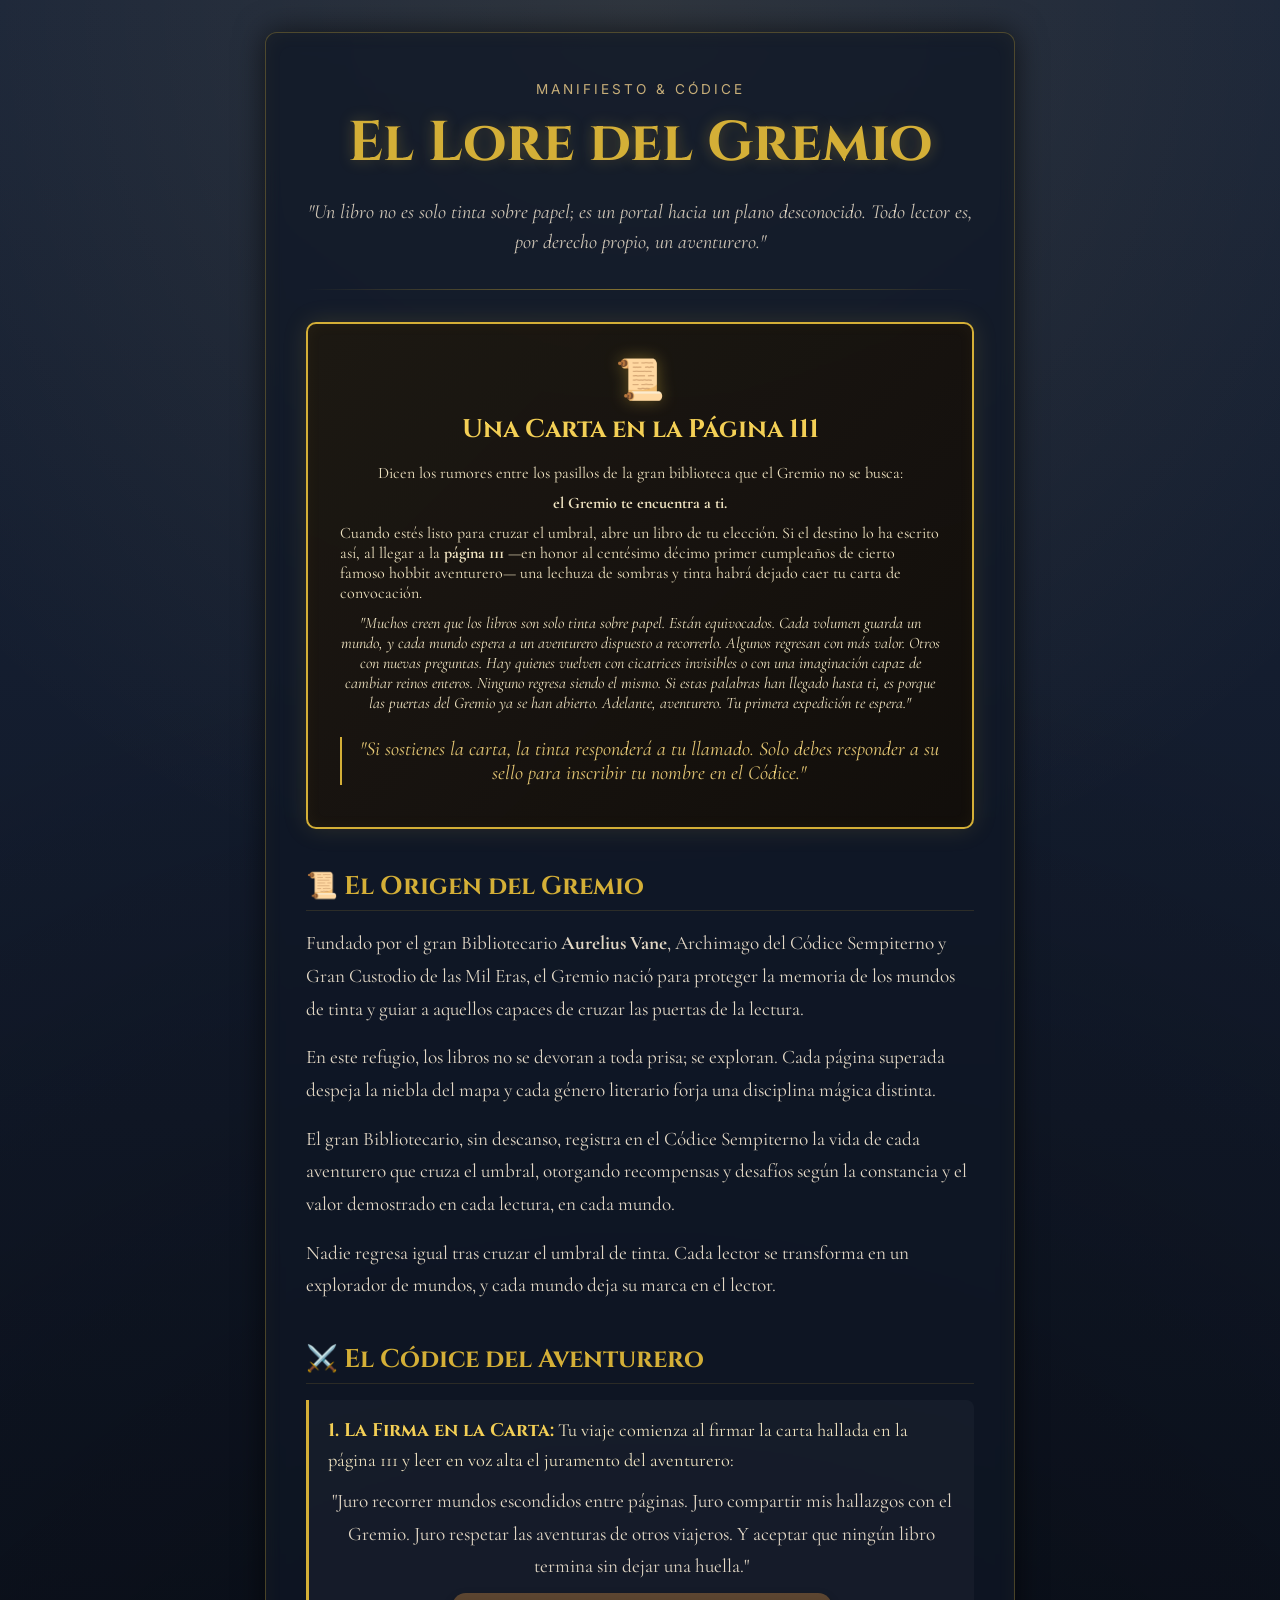
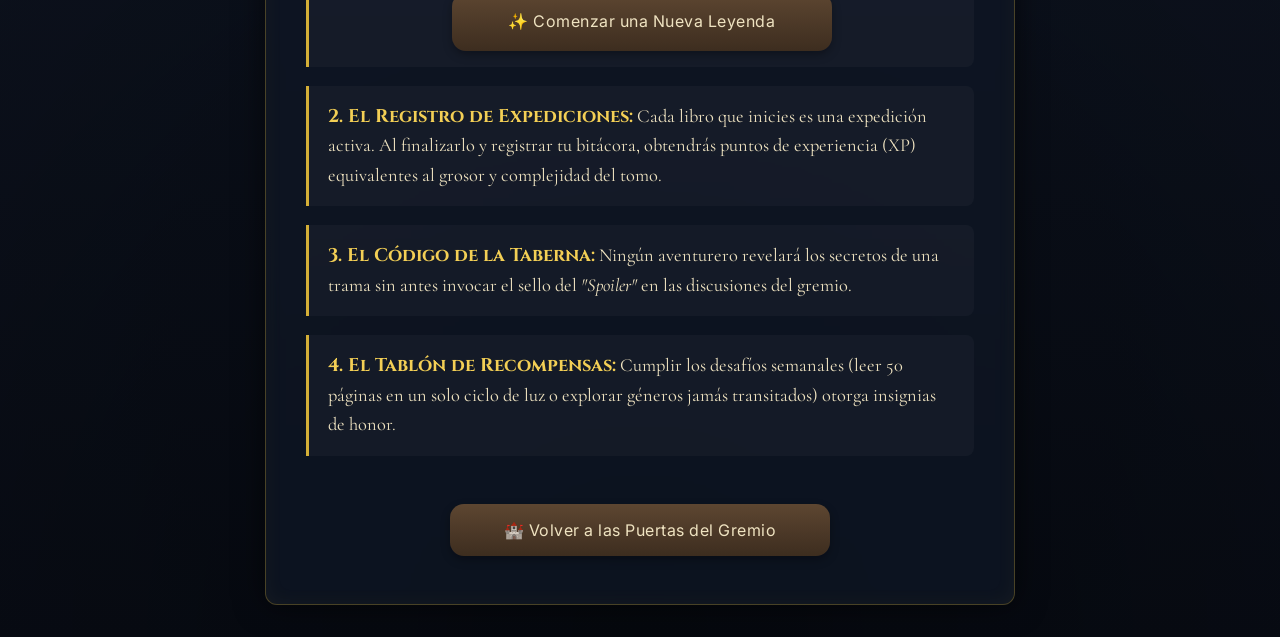
<file: lore.html>
<!DOCTYPE html>
<html lang="es">

<head>
    <meta charset="UTF-8">
    <meta name="viewport" content="width=device-width, initial-scale=1.0">
    <title>Lore y Reglas - Gremio de los Exploradores</title>

    <!-- Google Fonts -->
    <link rel="preconnect" href="https://fonts.googleapis.com">
    <link rel="preconnect" href="https://fonts.gstatic.com" crossorigin>
    <link href="https://fonts.googleapis.com/css2?family=Cinzel:wght@400;600;700&family=Cormorant+Garamond:wght@400;500;600;700&family=Inter:wght@400;500;600&display=swap" rel="stylesheet">

    <!-- CSS -->
    <link rel="stylesheet" href="css/reset.css">
    <link rel="stylesheet" href="css/variables.css">
    <link rel="stylesheet" href="css/lore.css">
</head>

<body>

<main class="lore-container">

    <header class="lore-header">
        <p class="subtitle">Manifiesto & Códice</p>
        <h1>El Lore del Gremio</h1>
        <p class="intro-quote">"Un libro no es solo tinta sobre papel; es un portal hacia un plano desconocido. Todo lector es, por derecho propio, un aventurero."</p>
    </header>

    <hr class="separator">

    <!-- Sección de la Carta Oculta -->
    <section class="letter-lore-box">
        <div class="wax-seal">📜</div>
        <h2>Una Carta en la Página 111</h2>
        <p><span style="display: block; text-align: center; margin: 10px 0;">
            Dicen los rumores entre los pasillos de la gran biblioteca que el Gremio no se busca: </span>
        <span style="display: block; text-align: center; margin: 10px 0;">
            <strong>el Gremio te encuentra a ti.</strong>
        </span>
        </p>
        <p>
            Cuando estés listo para cruzar el umbral, abre un libro de tu elección. Si el destino lo ha escrito así, al llegar a la <strong>página 111</strong> —en honor al centésimo décimo primer cumpleaños de cierto famoso hobbit aventurero— una lechuza de sombras y tinta habrá dejado caer tu carta de convocación. 
            <p><span style="display: block; text-align: center; font-style: italic; margin: 10px 0;">"Muchos creen que los libros son solo tinta sobre papel. Están equivocados.
Cada volumen guarda un mundo, y cada mundo espera a un aventurero dispuesto a recorrerlo.
Algunos regresan con más valor. Otros con nuevas preguntas. Hay quienes vuelven con cicatrices invisibles o con una imaginación capaz de cambiar reinos enteros.
Ninguno regresa siendo el mismo.
Si estas palabras han llegado hasta ti, es porque las puertas del Gremio ya se han abierto.
Adelante, aventurero.
Tu primera expedición te espera."</p></span>

        </p><span style="display: block; text-align: center; margin: 10px 0;">
        <blockquote class="letter-quote">
            "Si sostienes la carta, la tinta responderá a tu llamado. Solo debes responder a su sello para inscribir tu nombre en el Códice."
        </blockquote></span>
    </section>

    <!-- Historia del Gremio -->
    <section class="lore-section">
        <h2>📜 El Origen del Gremio</h2>
        <p>
            Fundado por el gran Bibliotecario <strong>Aurelius Vane</strong>, Archimago del Códice Sempiterno y Gran Custodio de las Mil Eras, el Gremio nació para proteger la memoria de los mundos de tinta y guiar a aquellos capaces de cruzar las puertas de la lectura.
        </p>
        <p>
            En este refugio, los libros no se devoran a toda prisa; se exploran. Cada página superada despeja la niebla del mapa y cada género literario forja una disciplina mágica distinta.
        </p>
        <p>
           El gran Bibliotecario, sin descanso, registra en el Códice Sempiterno la vida de cada aventurero que cruza el umbral, otorgando recompensas y desafíos según la constancia y el valor demostrado en cada lectura, en cada mundo. 
        </p>
          <p>
          Nadie regresa igual tras cruzar el umbral de tinta. Cada lector se transforma en un explorador de mundos, y cada mundo deja su marca en el lector.
        </p>
    </section>

    <!-- Leyes y Reglas de Juego -->
    <section class="lore-section">
        <h2>⚔️ El Códice del Aventurero</h2>
        <ul class="rules-list">
            <li>
                <strong>1. La Firma en la Carta:</strong> Tu viaje comienza al firmar la carta hallada en la página 111 y leer en voz alta el juramento del aventurero:
<p style="display: block; text-align: center; margin: 10px 0;">
                "Juro recorrer mundos escondidos entre páginas.
Juro compartir mis hallazgos con el Gremio.
Juro respetar las aventuras de otros viajeros.
Y aceptar que ningún libro termina sin dejar una huella."</p>

                   <!-- Botón para ir al Registro -->
            <button class="guild-button inline-btn" type="button" onclick="window.location.href='registro.html';">
                ✨ Comenzar una Nueva Leyenda
            </button>
            </li>
            <li>
                <strong>2. El Registro de Expediciones:</strong> Cada libro que inicies es una expedición activa. Al finalizarlo y registrar tu bitácora, obtendrás puntos de experiencia (XP) equivalentes al grosor y complejidad del tomo.
            </li>
            <li>
                <strong>3. El Código de la Taberna:</strong> Ningún aventurero revelará los secretos de una trama sin antes invocar el sello del <em>"Spoiler"</em> en las discusiones del gremio.
            </li>
            <li>
                <strong>4. El Tablón de Recompensas:</strong> Cumplir los desafíos semanales (leer 50 páginas en un solo ciclo de luz o explorar géneros jamás transitados) otorga insignias de honor.
            </li>
        </ul>
    </section>

    <!-- Botón de retorno -->
    <footer class="lore-footer">
        <button class="guild-button" type="button" onclick="window.location.href='index.html';">
            🏰 Volver a las Puertas del Gremio
        </button>
    </footer>

</main>

</body>
</html>
</file>
<file: css/variables.css>
:root{

    /* ===== COLORES ===== */

    --night:#0d1321;
    --night-light:#18233b;

    --wood:#3d2d1f;
    --wood-light:#5d4631;

    --gold:#d4af37;
    --gold-soft:#f3d57c;

    --parchment:#efe3c1;

    --text:#f6edd5;

    --magic:#89d7ff;

    /* ===== SOMBRAS ===== */

    --shadow-book:
        0 25px 60px rgba(0,0,0,.55);

    --shadow-soft:
        0 10px 30px rgba(0,0,0,.25);

    /* ===== BORDES ===== */

    --radius:18px;

    /* ===== ESPACIADO ===== */

    --space-xs:.5rem;
    --space-s:1rem;
    --space-m:2rem;
    --space-l:3rem;
    --space-xl:5rem;

    /* ===== TRANSICIONES ===== */

    --transition:.35s ease;

}
</file>
<file: css/lore.css>
/* ===========================
   ESTILOS DE LORE / CÓDICE
=========================== */

body {
    min-height: 100vh;
    background: 
        radial-gradient(circle at top, rgba(255, 220, 120, 0.1), transparent 40%),
        radial-gradient(circle at bottom, rgba(0, 0, 0, 0.5), transparent 70%),
        linear-gradient(180deg, #182338, #0a0f1a);
    color: var(--parchment, #f4e8c1);
    font-family: "Cormorant Garamond", serif;
    padding: 2rem 1rem;
}

.lore-container {
    width: min(90%, 750px);
    margin: 0 auto;
    background: rgba(15, 23, 38, 0.75);
    border: 1px solid rgba(212, 175, 55, 0.3);
    border-radius: 12px;
    padding: 3rem 2.5rem;
    box-shadow: 0 0 30px rgba(0, 0, 0, 0.6), inset 0 0 20px rgba(212, 175, 55, 0.05);
    backdrop-filter: blur(8px);
}

/* Header */
.lore-header {
    text-align: center;
    margin-bottom: 2rem;
}

.lore-header .subtitle {
    font-family: "Inter", sans-serif;
    text-transform: uppercase;
    letter-spacing: 3px;
    font-size: 0.85rem;
    color: #c7ae79;
    margin-bottom: 0.5rem;
}

.lore-header h1 {
    font-family: "Cinzel", serif;
    font-size: clamp(2.2rem, 5vw, 3.5rem);
    color: var(--gold, #d4af37);
    text-shadow: 0 0 15px rgba(212, 175, 55, 0.3);
}

.intro-quote {
    font-style: italic;
    font-size: 1.25rem;
    color: #d1c7b7;
    margin-top: 1rem;
    line-height: 1.5;
}

/* Separador místico */
.separator {
    border: 0;
    height: 1px;
    background: linear-gradient(90deg, transparent, rgba(212, 175, 55, 0.6), transparent);
    margin: 2rem 0;
}

/* Secciones */
.lore-section {
    margin-bottom: 2.5rem;
}

.lore-section h2 {
    font-family: "Cinzel", serif;
    font-size: 1.6rem;
    color: var(--gold, #d4af37);
    margin-bottom: 1rem;
    border-bottom: 1px solid rgba(212, 175, 55, 0.15);
    padding-bottom: 0.4rem;
}

.lore-section p {
    font-size: 1.2rem;
    line-height: 1.7;
    margin-bottom: 1rem;
    color: #e2d7c5;
}

/* Lista del Códice */
.rules-list {
    list-style: none;
    padding: 0;
    display: flex;
    flex-direction: column;
    gap: 1.2rem;
}

.rules-list li {
    font-size: 1.15rem;
    line-height: 1.6;
    background: rgba(255, 255, 255, 0.03);
    padding: 1rem 1.2rem;
    border-left: 3px solid var(--gold, #d4af37);
    border-radius: 0 8px 8px 0;
}

.rules-list strong {
    color: #f3cf55;
    font-family: "Cinzel", serif;
}

/* Botón inferior */
.lore-footer {
    display: flex;
    justify-content: center;
    margin-top: 3rem;
}

.guild-button {
    width: 100%;
    max-width: 380px;
    padding: 1rem 1.5rem;
    border: none;
    border-radius: 14px;
    cursor: pointer;
    background: linear-gradient(180deg, #5d4631, #3d2d1f);
    color: var(--parchment, #f4e8c1);
    font-family: "Inter", sans-serif;
    font-size: 1rem;
    letter-spacing: .5px;
    transition: all .35s ease;
    box-shadow: 0 4px 10px rgba(0,0,0,0.3);
}

.guild-button:hover {
    transform: translateY(-3px);
    border: 1px solid var(--gold, #d4af37);
    box-shadow: 0 0 20px rgba(212, 175, 55, .25);
}
/* ===========================
   CAJA DE LA CARTA (PÁG. 111)
=========================== */

.letter-lore-box {
    position: relative;
    background: linear-gradient(135deg, rgba(30, 24, 16, 0.9), rgba(18, 14, 10, 0.95));
    border: 2px solid #d4af37;
    border-radius: 10px;
    padding: 2rem;
    margin-bottom: 2.5rem;
    box-shadow: 0 0 25px rgba(212, 175, 55, 0.15), inset 0 0 15px rgba(212, 175, 55, 0.05);
}

.letter-lore-box h2 {
    font-family: "Cinzel", serif;
    color: #f3cf55;
    font-size: 1.6rem;
    margin-bottom: 1rem;
    text-align: center;
}

.wax-seal {
    font-size: 2.5rem;
    text-align: center;
    margin-bottom: 0.5rem;
    filter: drop-shadow(0 0 8px rgba(212, 175, 55, 0.4));
}

.letter-quote {
    font-family: "Cormorant Garamond", serif;
    font-style: italic;
    font-size: 1.25rem;
    color: #e6c875;
    border-left: 2px solid #d4af37;
    padding-left: 1rem;
    margin-top: 1.5rem;
    margin-bottom: 0;
}

.rules-list .inline-btn {
    margin-top: 1rem;
    max-width: 380px;
    display: flex;
    align-items: center;
    justify-content: center;
    margin: 0 auto;
}
</file>
